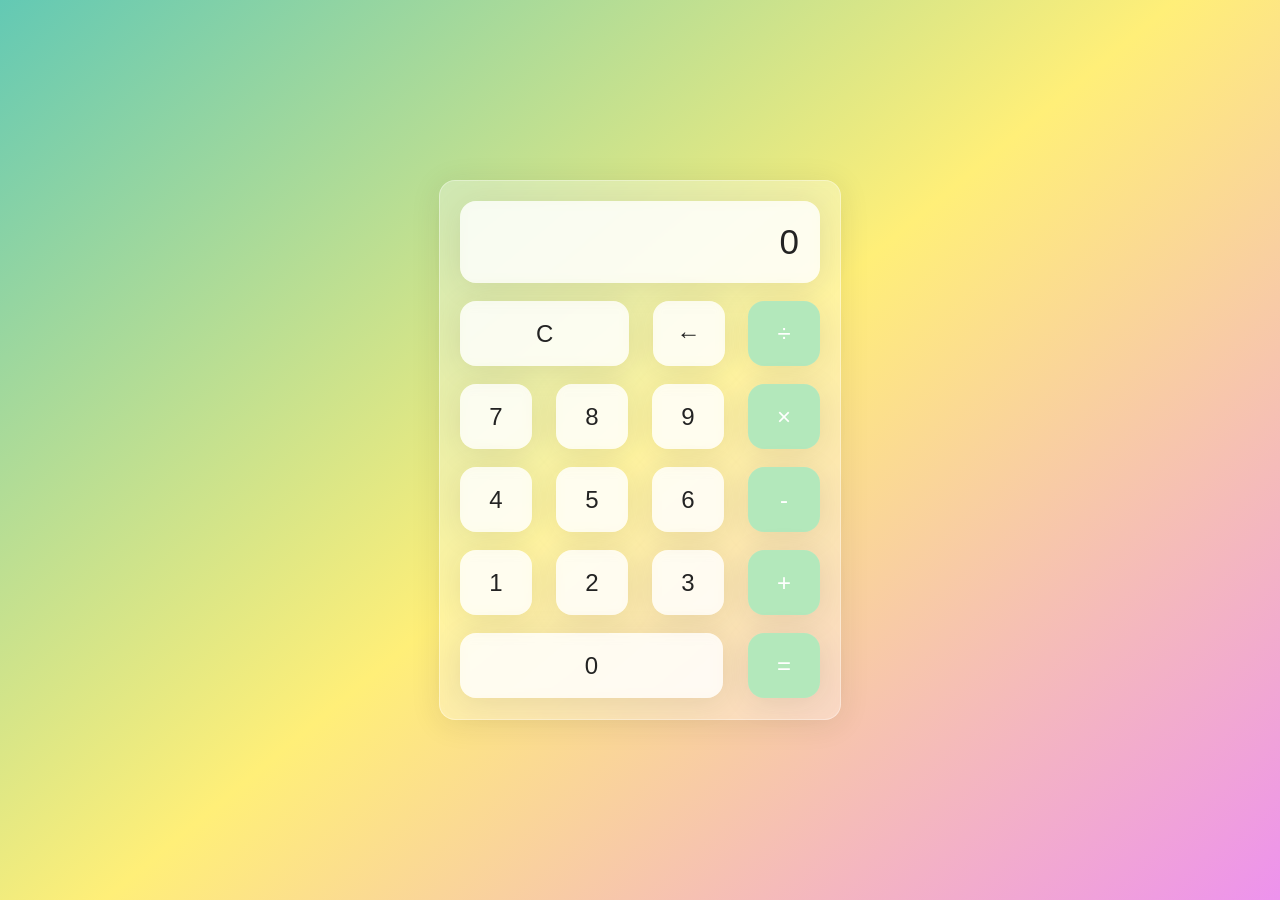
<file: index.html>
<!DOCTYPE html>
<html lang="en">
<head>
    <meta charset="UTF-8">
    <meta name="viewport" content="width=device-width, initial-scale=1.0">
    <link rel="stylesheet" href="style.css">
    <title>Calculator | Tasterson</title>
</head>
<body>

    <div class="wrapper">
        <section class="screen">
            0
        </section>

        <section class="calc-buttons">
            <!-- Строка 1: C, ←, ÷ -->
            <div class="calc-button-row">
                <button class="calc-button double">C</button>
                <button class="calc-button">&larr;</button>
                <button class="calc-button">&divide;</button>
            </div>

            <!-- Строка 2: 7, 8, 9, × -->
            <div class="calc-button-row">
                <button class="calc-button">7</button>
                <button class="calc-button">8</button>
                <button class="calc-button">9</button>
                <button class="calc-button">&times;</button>
            </div>

            <!-- Строка 3: 4, 5, 6, - -->
            <div class="calc-button-row">
                <button class="calc-button">4</button>
                <button class="calc-button">5</button>
                <button class="calc-button">6</button>
                <button class="calc-button">-</button>
            </div>

            <!-- Строка 4: 1, 2, 3, + (вынесена на уровень остальных рядов!) -->
            <div class="calc-button-row">
                <button class="calc-button">1</button>
                <button class="calc-button">2</button>
                <button class="calc-button">3</button>
                <button class="calc-button">&plus;</button>
            </div>

            <!-- Строка 5: 0 (triple), = -->
            <div class="calc-button-row">
                <button class="calc-button triple">0</button>
                <button class="calc-button">&equals;</button>
            </div>
        </section>
    </div>

    <script src="script.js"></script>
</body>
</html>
</file>
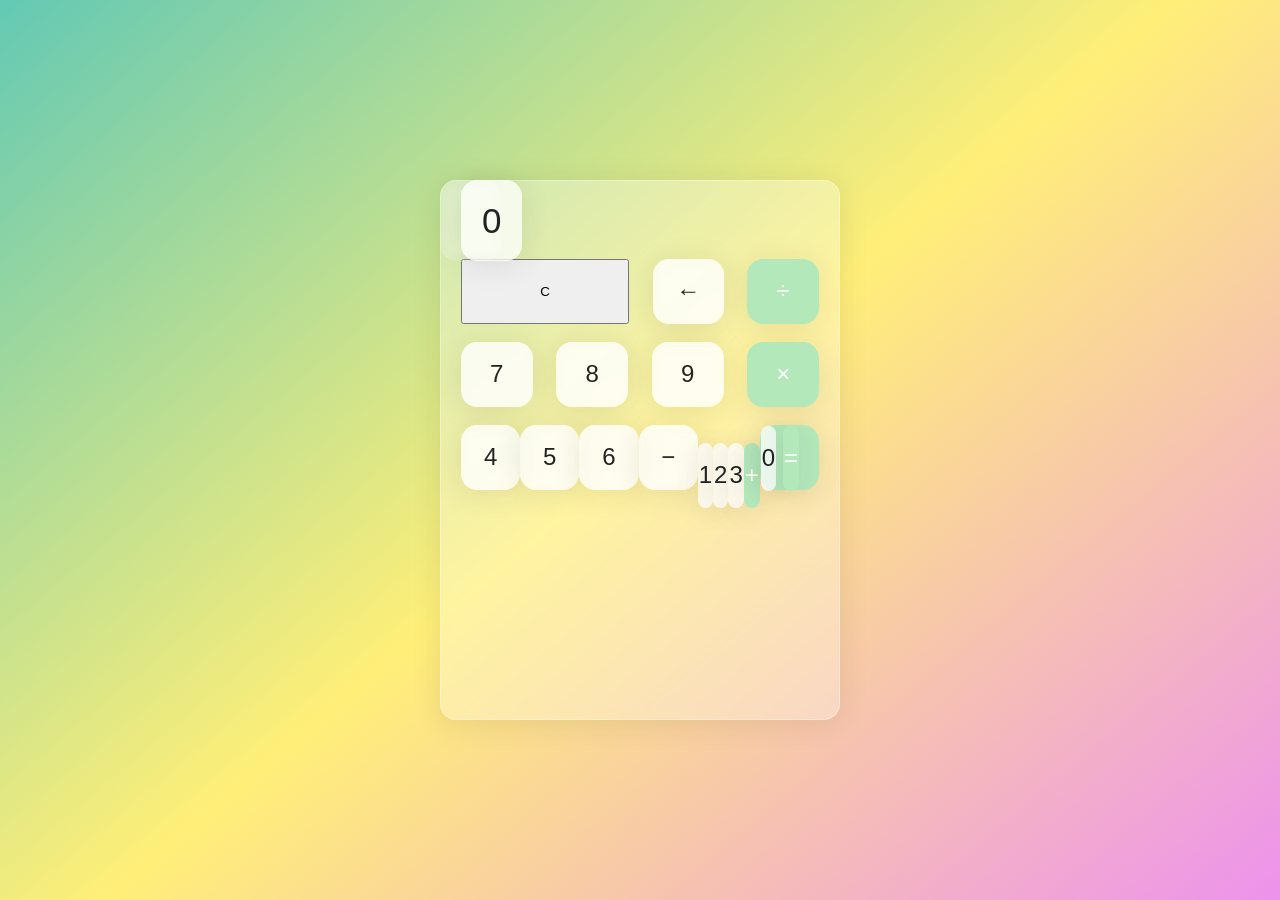
<file: calculator.html>
<!DOCTYPE html>
<html lang="en">
<head>
    <meta charset="UTF-8">
    <meta name="viewport" content="width=device-width, initial-scale=1.0">
    <link rel="stylesheet" href="style.css">
    <title>Calculator</title>
</head>
<body>
    

    <div class="wrapper">
        <selection class="screen">
            0
        </selection>

        <section class="calc-buttons">
            <div class="calc-button-row">
                <button class="clac-button double">
                    C
                </button>
                <button class="calc-button">
                    &larr;
                </button>
                    <button class="calc-button">
                        &divide;
                    </button>
            </div>

            <div class="calc-button-row">
                <button class="calc-button">
                    7
                </button>
                <button class="calc-button">
                    8
                </button>
                <button class="calc-button">
                    9
                </button>
                <button class="calc-button">
                    &times;
                </button>
            </div>


            <div class="calc-button-row">
                <button class="calc-button">
                    4
                </button>
                <button class="calc-button">
                    5
                </button>
                <button class="calc-button">
                    6
                </button>
                <button class="calc-button">
                    &minus;
                </button>

                <div class="calc-button-row">
                    <button class="calc-button">
                        1
                    </button>
                    <button class="calc-button">
                        2
                    </button>
                    <button class="calc-button">
                        3
                    </button>
                    <button class="calc-button">
                        &plus;
                    </button>
                </div>


                <div class="calc-button">
                    <button class="calc-button triple">
                        0
                    </button>
                     <button class="calc-button">
                        &equals;
                </button>
                </div>
            </div>
        </section>

    </div>



    <script src="script.js"></script>
</body>
</html>
</file>
<file: style.css>
html{
    box-sizing: border-box;
    height: 100%;
}

*,
*:before,
*:after{
    box-sizing: inherit;
    margin: 0;
    padding: 0;
}

body{
    align-items: center;
    background: linear-gradient(320deg, #ed92ed, #ffef78, #63c9b4);
    display: flex;
    font-family: 'Dosis', sans-serif;
    font-display: swap;
    height: inherit;
    justify-content: center;
}

.wrapper{
    backdrop-filter: blur(5.5px);
    -webkit-backdrop-filter: blur(5.5px);
    border-radius: 16px;
    box-shadow: 0 4px 30px rgba(35, 35, 35, 0.1);
    color: #232323;
    backdrop-filter: blur(4px);
    -webkit-backdrop-filter: blur(4px);
    background-color: rgba(255, 255, 255, 0.30);
    border: 1px solid rgba(255, 255, 255, 0.34);
    flex-basis: 400px;
    height: 540px;
    padding: 20px;
}

.screen{
    backdrop-filter: blur(5.5px);
    -webkit-backdrop-filter: blur(5.5px);
    background: rgba(255, 255, 255, 0.75);
    border: 1px solid rgba(255, 255, 255, 0.01);
    border-radius: 16px;
    box-shadow: 0 4px 30px rgba(35, 35, 35, 0.1);
    color: #232323;
    font-size: 35px;
    overflow: auto;
    padding: 20px;
    text-align: right;
    width: 360px;
}

.calc-button-row{
    display: flex;
    justify-content: space-between;
    margin: 5% 0;
}

.calc-button{
    backdrop-filter: blur(5.5px);
    -webkit-backdrop-filter: blur(5.5px);
    background: rgba(255, 255, 255, 0.75);
    border: 1px solid rgba(255, 255, 255, 0.01);
    border-radius: 16px;
    box-shadow: 0 4px 30px rgba(35, 35, 35, 0.1);
    color: #232323;
    flex-basis: 20%;
    font-family: inherit;
    font-size: 24px;
    height: 65px;    
}

.calc-button:last-child{
    backdrop-filter: blur(5.5px);
    -webkit-backdrop-filter: blur(5.5px);
    background: rgba(255, 255, 255, 0.75);
    border: 1px solid rgba(255, 255, 255, 0.01);
    border-radius: 16px;
    box-shadow: 0 4px 30px rgba(35, 35, 35, 0.1);
    color: #fff;
    background: #b3e8bb; 
}

.calc-button:last-child:hover{
    background-color: inherit;
    color: inherit;
}

.calc-button:hover{
    background-color: inherit;    
}

.calc-button:active{
    background-color: #b3e8bb;
}

.double{
    flex-basis: 47%;
}

.triple{
    flex-basis: 73%;
}
</file>
